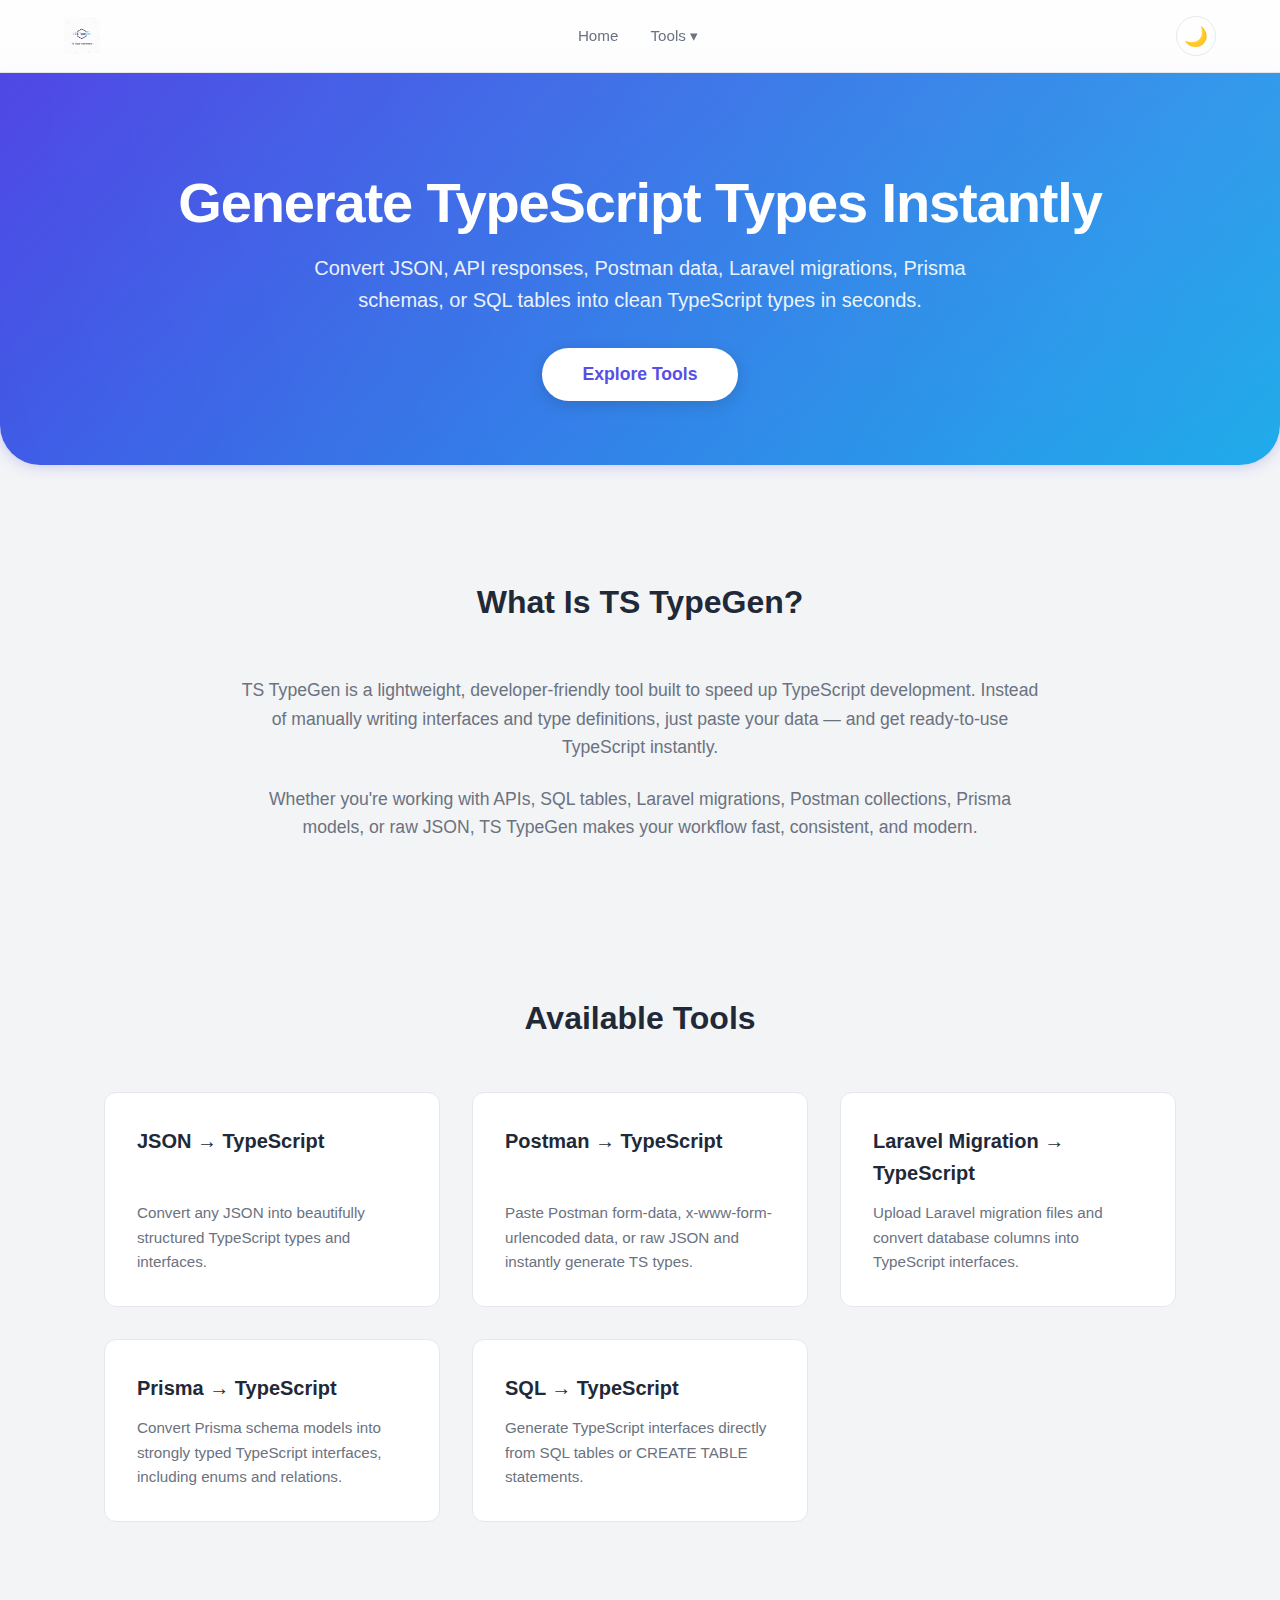
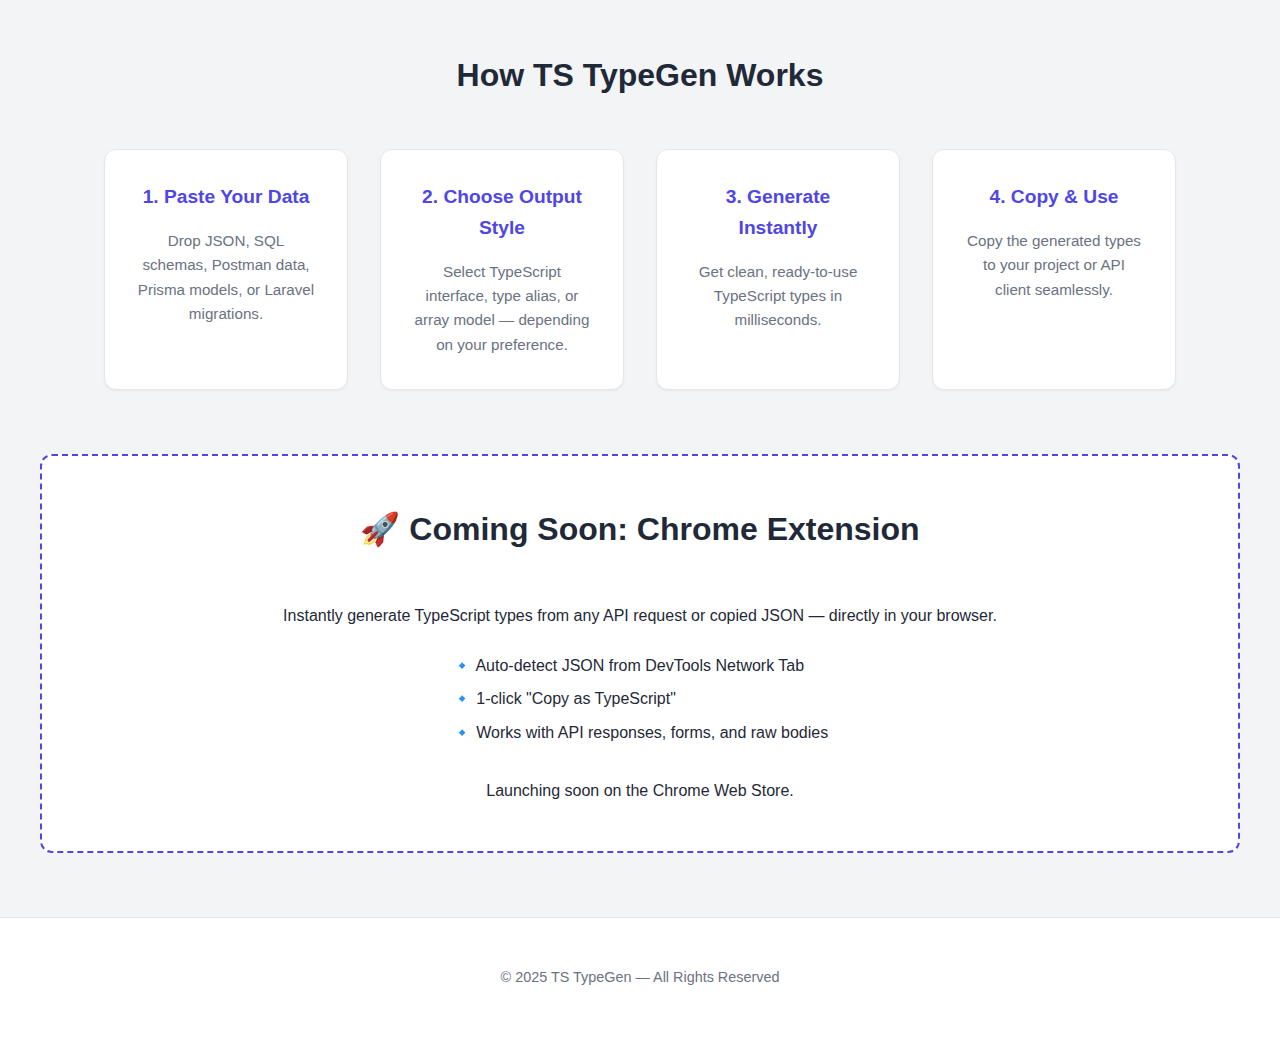
<file: index.html>
<!DOCTYPE html>
<html lang="en">
  <head>
    <meta charset="UTF-8" />
    <meta name="viewport" content="width=device-width, initial-scale=1.0" />
    <title>TS TypeGen — TypeScript Type Generator</title>
    <link rel="stylesheet" href="./styles/style.css" />
  </head>

  <body>
    <!-- NAVIGATION -->
    <nav>
      <div class="logo">
        <a href="./index.html">
          <img src="./logo.png" alt="TS TypeGen Logo" />
        </a>
      </div>

      <button class="hamburger" id="hamburger">☰</button>

      <ul class="nav-links" id="navLinks">
        <li><a href="./index.html">Home</a></li>

        <li class="dropdown">
          <a href="javascript:void(0)" class="dropbtn">Tools ▾</a>
          <ul class="dropdown-content">
            <li><a href="./migration.html">Migration → TS</a></li>
            <li><a href="./postman.html">Postman → TS</a></li>
            <li><a href="./json.html">JSON → TS</a></li>
            <li><a href="./prisma.html">Prisma → TS</a></li>
            <li><a href="./sql.html">SQL → TS</a></li>
          </ul>
        </li>
      </ul>

      <button id="themeToggle" class="theme-toggle">🌙</button>
    </nav>

    <!-- HEADER -->
    <header class="header">
      <h1>Generate TypeScript Types Instantly</h1>
      <p>
        Convert JSON, API responses, Postman data, Laravel migrations, Prisma
        schemas, or SQL tables into clean TypeScript types in seconds.
      </p>
      <a href="#tools"><button>Explore Tools</button></a>
    </header>

    <!-- ABOUT SECTION -->
    <section class="about">
      <h2>What Is TS TypeGen?</h2>
      <p>
        TS TypeGen is a lightweight, developer-friendly tool built to speed up
        TypeScript development. Instead of manually writing interfaces and type
        definitions, just paste your data — and get ready-to-use TypeScript
        instantly.
      </p>
      <p>
        Whether you're working with APIs, SQL tables, Laravel migrations,
        Postman collections, Prisma models, or raw JSON, TS TypeGen makes your
        workflow fast, consistent, and modern.
      </p>
    </section>

    <!-- TOOLS SECTION -->
    <section class="tools" id="tools">
      <h2>Available Tools</h2>
      <div class="tool-list">
        <a href="./json.html" class="tool">
          <h3>JSON → TypeScript</h3>
          <p>
            Convert any JSON into beautifully structured TypeScript types and
            interfaces.
          </p>
        </a>

        <a href="./postman.html" class="tool">
          <h3>Postman → TypeScript</h3>
          <p>
            Paste Postman form-data, x-www-form-urlencoded data, or raw JSON and
            instantly generate TS types.
          </p>
        </a>

        <a href="./migration.html" class="tool">
          <h3>Laravel Migration → TypeScript</h3>
          <p>
            Upload Laravel migration files and convert database columns into
            TypeScript interfaces.
          </p>
        </a>

        <a href="./prisma.html" class="tool">
          <h3>Prisma → TypeScript</h3>
          <p>
            Convert Prisma schema models into strongly typed TypeScript
            interfaces, including enums and relations.
          </p>
        </a>

        <a href="./sql.html" class="tool">
          <h3>SQL → TypeScript</h3>
          <p>
            Generate TypeScript interfaces directly from SQL tables or CREATE
            TABLE statements.
          </p>
        </a>
      </div>
    </section>

    <!-- HOW IT WORKS -->
    <section class="how">
      <h2>How TS TypeGen Works</h2>
      <div class="steps">
        <div class="step">
          <h3>1. Paste Your Data</h3>
          <p>
            Drop JSON, SQL schemas, Postman data, Prisma models, or Laravel
            migrations.
          </p>
        </div>
        <div class="step">
          <h3>2. Choose Output Style</h3>
          <p>
            Select TypeScript interface, type alias, or array model — depending
            on your preference.
          </p>
        </div>
        <div class="step">
          <h3>3. Generate Instantly</h3>
          <p>Get clean, ready-to-use TypeScript types in milliseconds.</p>
        </div>
        <div class="step">
          <h3>4. Copy & Use</h3>
          <p>
            Copy the generated types to your project or API client seamlessly.
          </p>
        </div>
      </div>
    </section>

    <!-- COMING SOON -->
    <section class="coming-soon">
      <h2>🚀 Coming Soon: Chrome Extension</h2>
      <p>
        Instantly generate TypeScript types from any API request or copied JSON
        — directly in your browser.
      </p>
      <ul>
        <li>🔹 Auto-detect JSON from DevTools Network Tab</li>
        <li>🔹 1-click "Copy as TypeScript"</li>
        <li>🔹 Works with API responses, forms, and raw bodies</li>
      </ul>
      <p>Launching soon on the Chrome Web Store.</p>
    </section>

    <!-- FOOTER -->
    <footer id="footer">
      <p>© 2025 TS TypeGen — All Rights Reserved</p>
    </footer>

    <script src="./js/main.js"></script>
  </body>
</html>
</file>
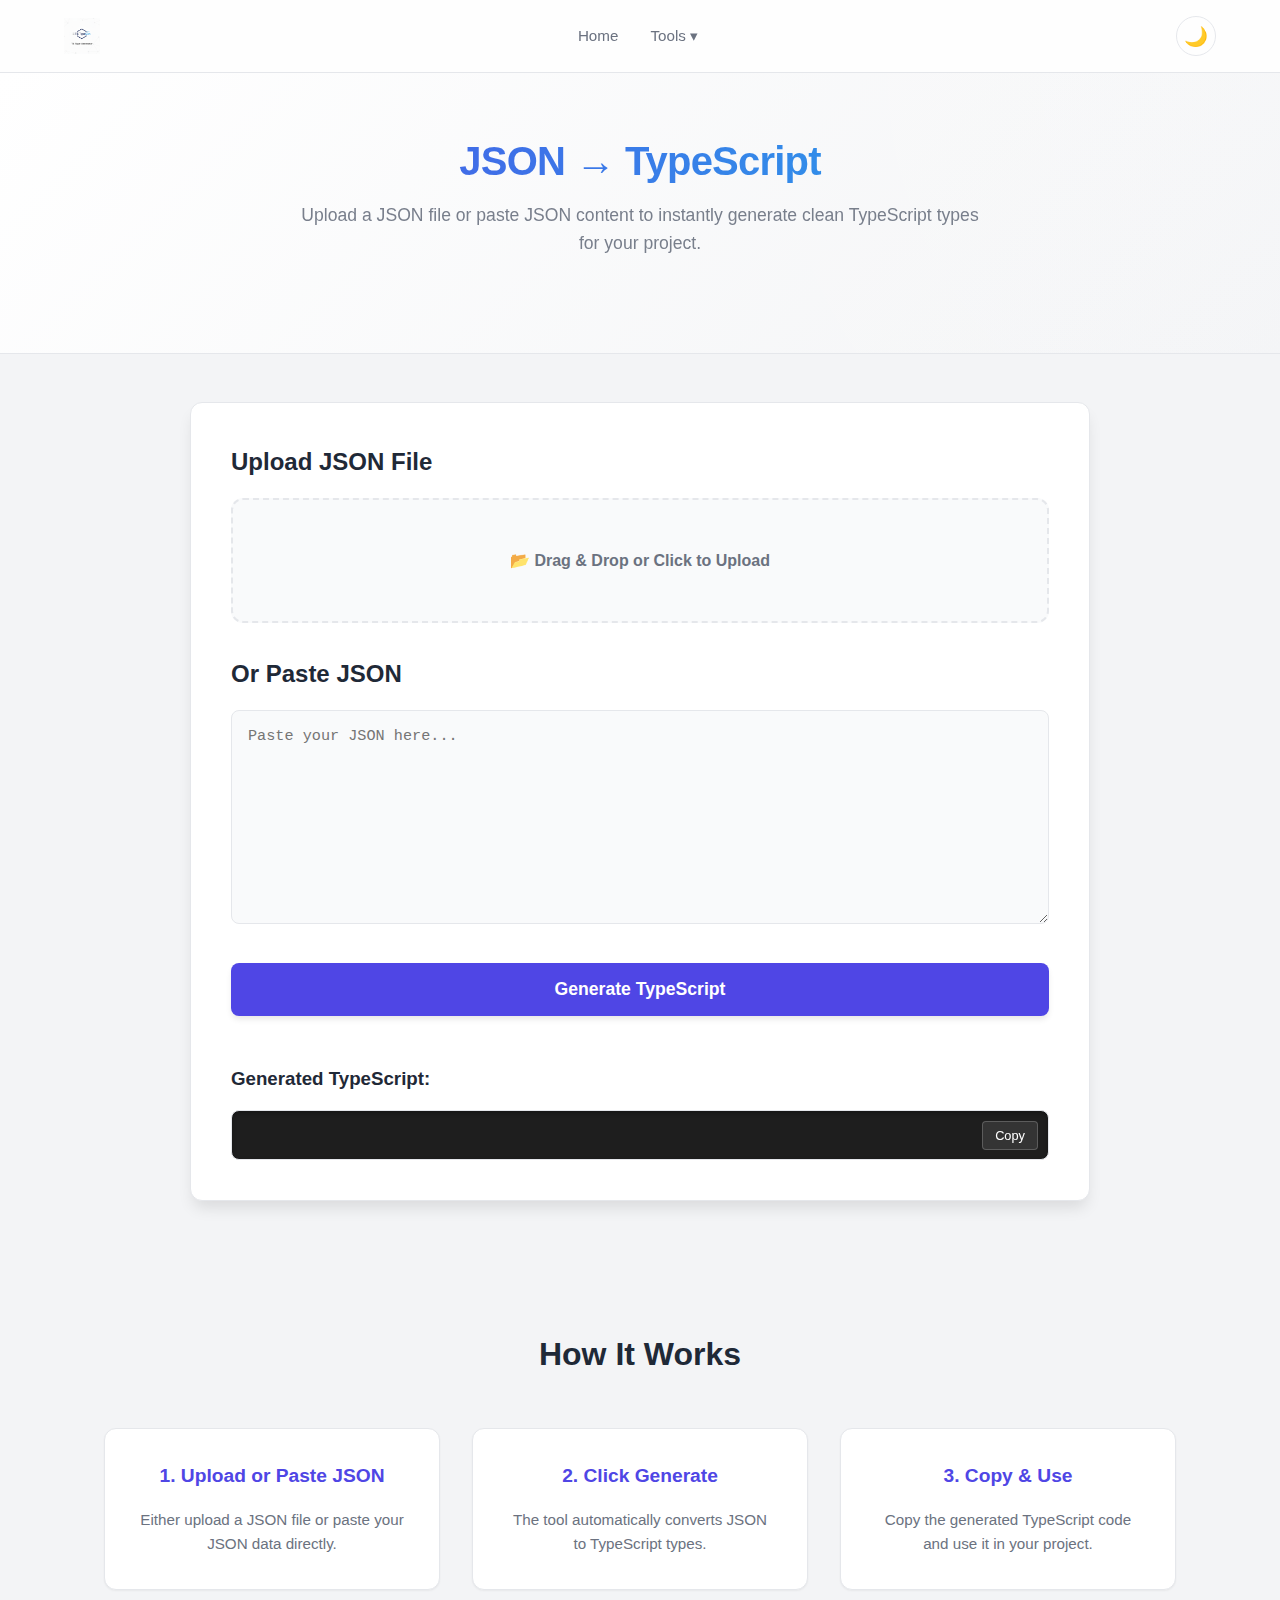
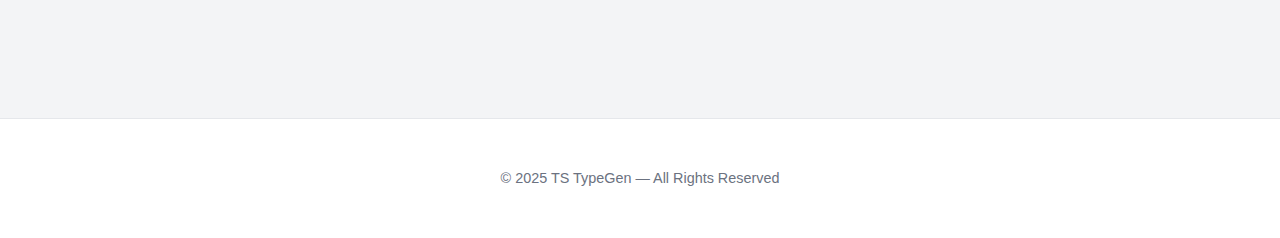
<file: json.html>
<!DOCTYPE html>
<html lang="en">
  <head>
    <meta charset="UTF-8" />
    <meta name="viewport" content="width=device-width, initial-scale=1.0" />
    <title>JSON → TypeScript Generator</title>
    <link rel="stylesheet" href="./styles/style.css" />
  </head>

  <body>
    <!-- NAVIGATION -->
    <nav>
      <div class="logo">
        <a href="./index.html">
          <img src="./logo.png" alt="TS TypeGen Logo" />
        </a>
      </div>

      <button class="hamburger" id="hamburger">☰</button>

      <ul class="nav-links" id="navLinks">
        <li><a href="./index.html">Home</a></li>

        <li class="dropdown">
          <a href="javascript:void(0)" class="dropbtn">Tools ▾</a>
          <ul class="dropdown-content">
            <li><a href="./migration.html">Migration → TS</a></li>
            <li><a href="./postman.html">Postman → TS</a></li>
            <li><a href="./sql.html">SQL → TS</a></li>
            <li><a href="./prisma.html">Prisma → TS</a></li>
            <li><a href="./json.html">JSON → TS</a></li>
          </ul>
        </li>
      </ul>

      <button id="themeToggle" class="theme-toggle">🌙</button>
    </nav>

    <!-- HEADER -->
    <header class="header small-header">
      <h1>JSON → TypeScript</h1>
      <p>
        Upload a JSON file or paste JSON content to instantly generate clean
        TypeScript types for your project.
      </p>
    </header>

    <!-- TOOL CONTAINER -->
    <section class="tool-wrapper">
      <div class="tool-card">
        <h2>Upload JSON File</h2>
        <div class="upload-box">
          <input type="file" id="fileInput" accept=".json" />
        </div>

        <h2>Or Paste JSON</h2>
        <textarea
          id="jsonInput"
          placeholder="Paste your JSON here..."
          rows="10"
        ></textarea>

        <button id="generateBtn" class="generate-btn">
          Generate TypeScript
        </button>

        <h3 class="output-title">Generated TypeScript:</h3>
        <div class="output-container" id="tsOutputContainer">
          <button class="copy-btn" id="copyBtn">Copy</button>
          <pre id="tsOutput"></pre>
        </div>
      </div>
    </section>

    <!-- HOW IT WORKS -->
    <section class="how">
      <h2>How It Works</h2>
      <div class="steps">
        <div class="step">
          <h3>1. Upload or Paste JSON</h3>
          <p>Either upload a JSON file or paste your JSON data directly.</p>
        </div>
        <div class="step">
          <h3>2. Click Generate</h3>
          <p>The tool automatically converts JSON to TypeScript types.</p>
        </div>
        <div class="step">
          <h3>3. Copy & Use</h3>
          <p>Copy the generated TypeScript code and use it in your project.</p>
        </div>
      </div>
    </section>

    <!-- FOOTER -->
    <footer id="footer">
      <p>© 2025 TS TypeGen — All Rights Reserved</p>
    </footer>

    <!-- SCRIPTS -->
    <script src="./js/main.js"></script>
    <script src="./js/json.js"></script>
  </body>
</html>
</file>
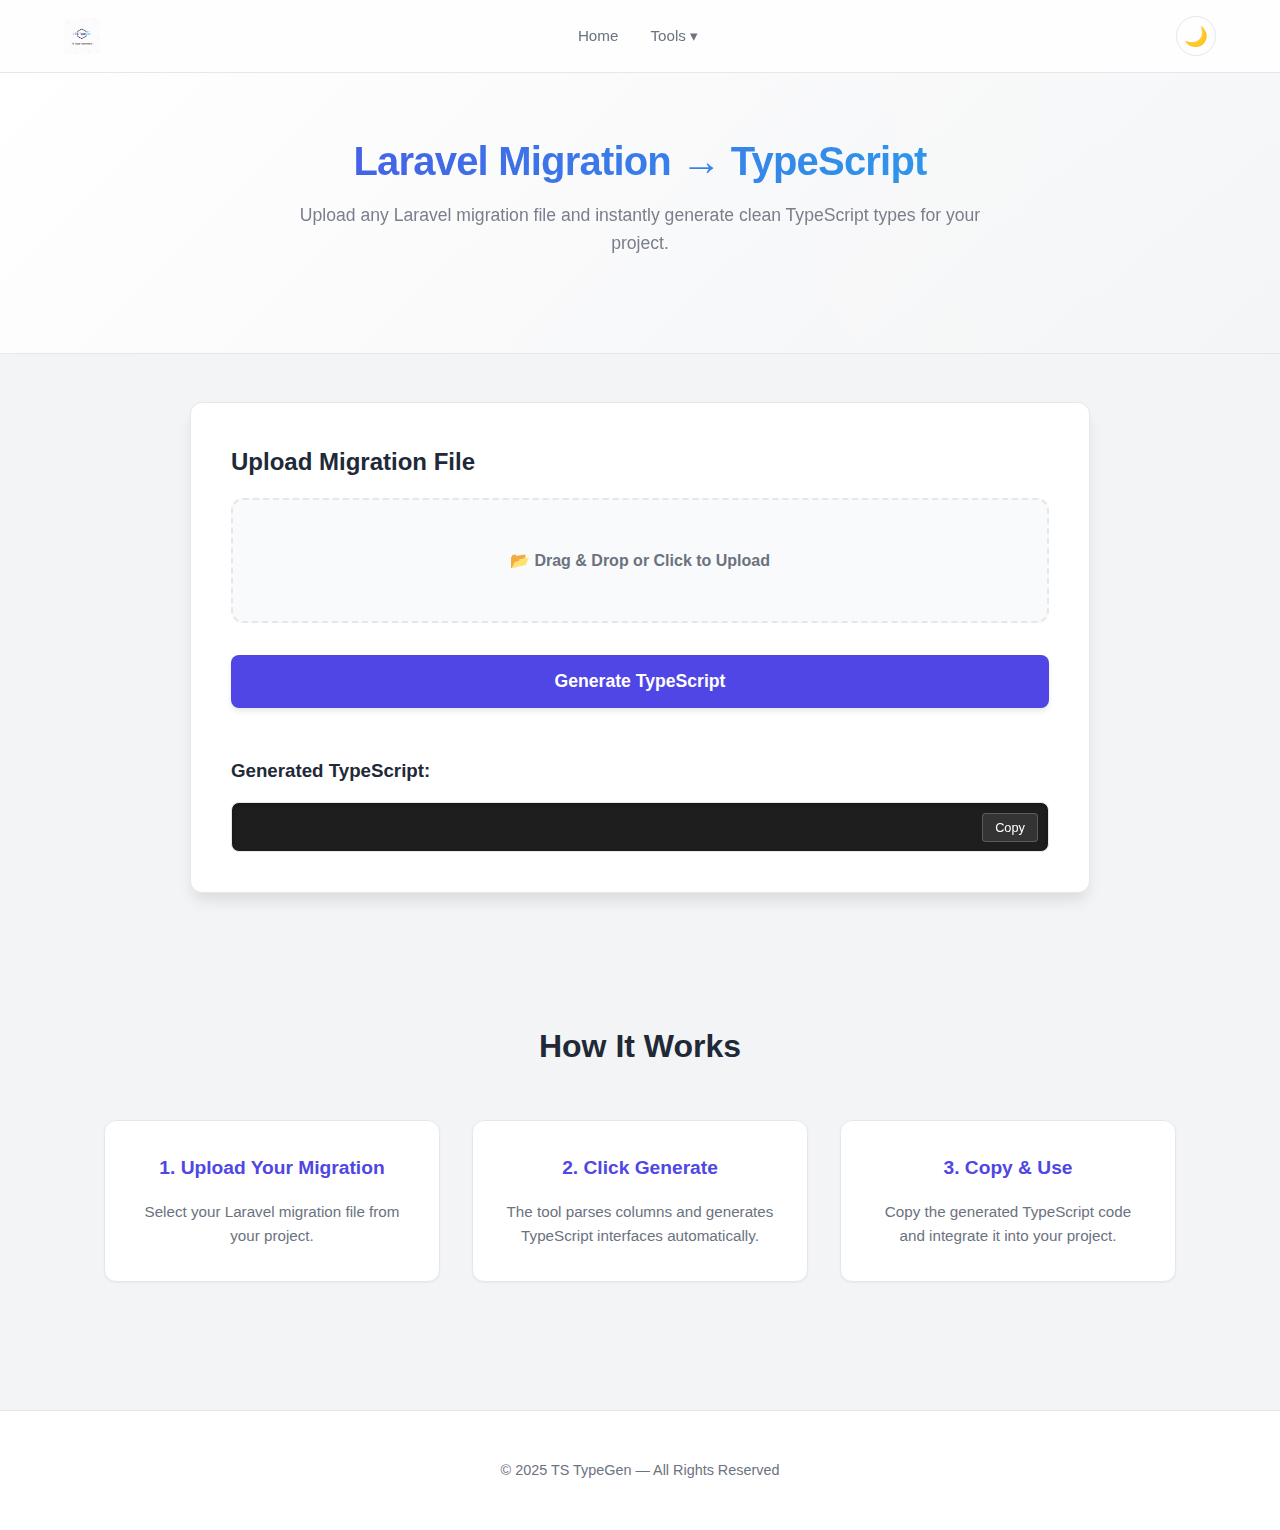
<file: migration.html>
<!DOCTYPE html>
<html lang="en">
  <head>
    <meta charset="UTF-8" />
    <meta name="viewport" content="width=device-width, initial-scale=1.0" />
    <title>Laravel Migration → TypeScript Generator</title>
    <link rel="stylesheet" href="./styles/style.css" />
  </head>

  <body>
    <!-- NAVIGATION -->
    <nav>
      <div class="logo">
        <a href="./index.html">
          <img src="./logo.png" alt="TS TypeGen Logo" />
        </a>
      </div>

      <button class="hamburger" id="hamburger">☰</button>

      <ul class="nav-links" id="navLinks">
        <li><a href="./index.html">Home</a></li>

        <li class="dropdown">
          <a href="javascript:void(0)" class="dropbtn">Tools ▾</a>
          <ul class="dropdown-content">
            <li><a href="./migration.html">Migration → TS</a></li>
            <li><a href="./postman.html">Postman → TS</a></li>
            <li><a href="./sql.html">SQL → TS</a></li>
            <li><a href="./prisma.html">Prisma → TS</a></li>
            <li><a href="./json.html">JSON → TS</a></li>
          </ul>
        </li>
      </ul>

      <button id="themeToggle" class="theme-toggle">🌙</button>
    </nav>

    <!-- HEADER -->
    <header class="header small-header">
      <h1>Laravel Migration → TypeScript</h1>
      <p>
        Upload any Laravel migration file and instantly generate clean
        TypeScript types for your project.
      </p>
    </header>

    <!-- TOOL CONTAINER -->
    <section class="tool-wrapper">
      <div class="tool-card">
        <h2>Upload Migration File</h2>
        <div class="upload-box">
          <input type="file" id="fileInput" accept=".php" />
        </div>

        <button id="generateBtn" class="generate-btn">
          Generate TypeScript
        </button>

        <h3 class="output-title">Generated TypeScript:</h3>
        <div class="output-container" id="tsOutputContainer">
          <button class="copy-btn" id="copyBtn">Copy</button>
          <pre id="tsOutput"></pre>
        </div>
      </div>
    </section>

    <!-- HOW IT WORKS -->
    <section class="how">
      <h2>How It Works</h2>
      <div class="steps">
        <div class="step">
          <h3>1. Upload Your Migration</h3>
          <p>Select your Laravel migration file from your project.</p>
        </div>
        <div class="step">
          <h3>2. Click Generate</h3>
          <p>
            The tool parses columns and generates TypeScript interfaces
            automatically.
          </p>
        </div>
        <div class="step">
          <h3>3. Copy & Use</h3>
          <p>
            Copy the generated TypeScript code and integrate it into your
            project.
          </p>
        </div>
      </div>
    </section>

    <!-- FOOTER -->
    <footer id="footer">
      <p>© 2025 TS TypeGen — All Rights Reserved</p>
    </footer>

    <!-- SCRIPTS -->
    <script src="./js/main.js"></script>
    <script src="./js/migration.js"></script>
  </body>
</html>
</file>
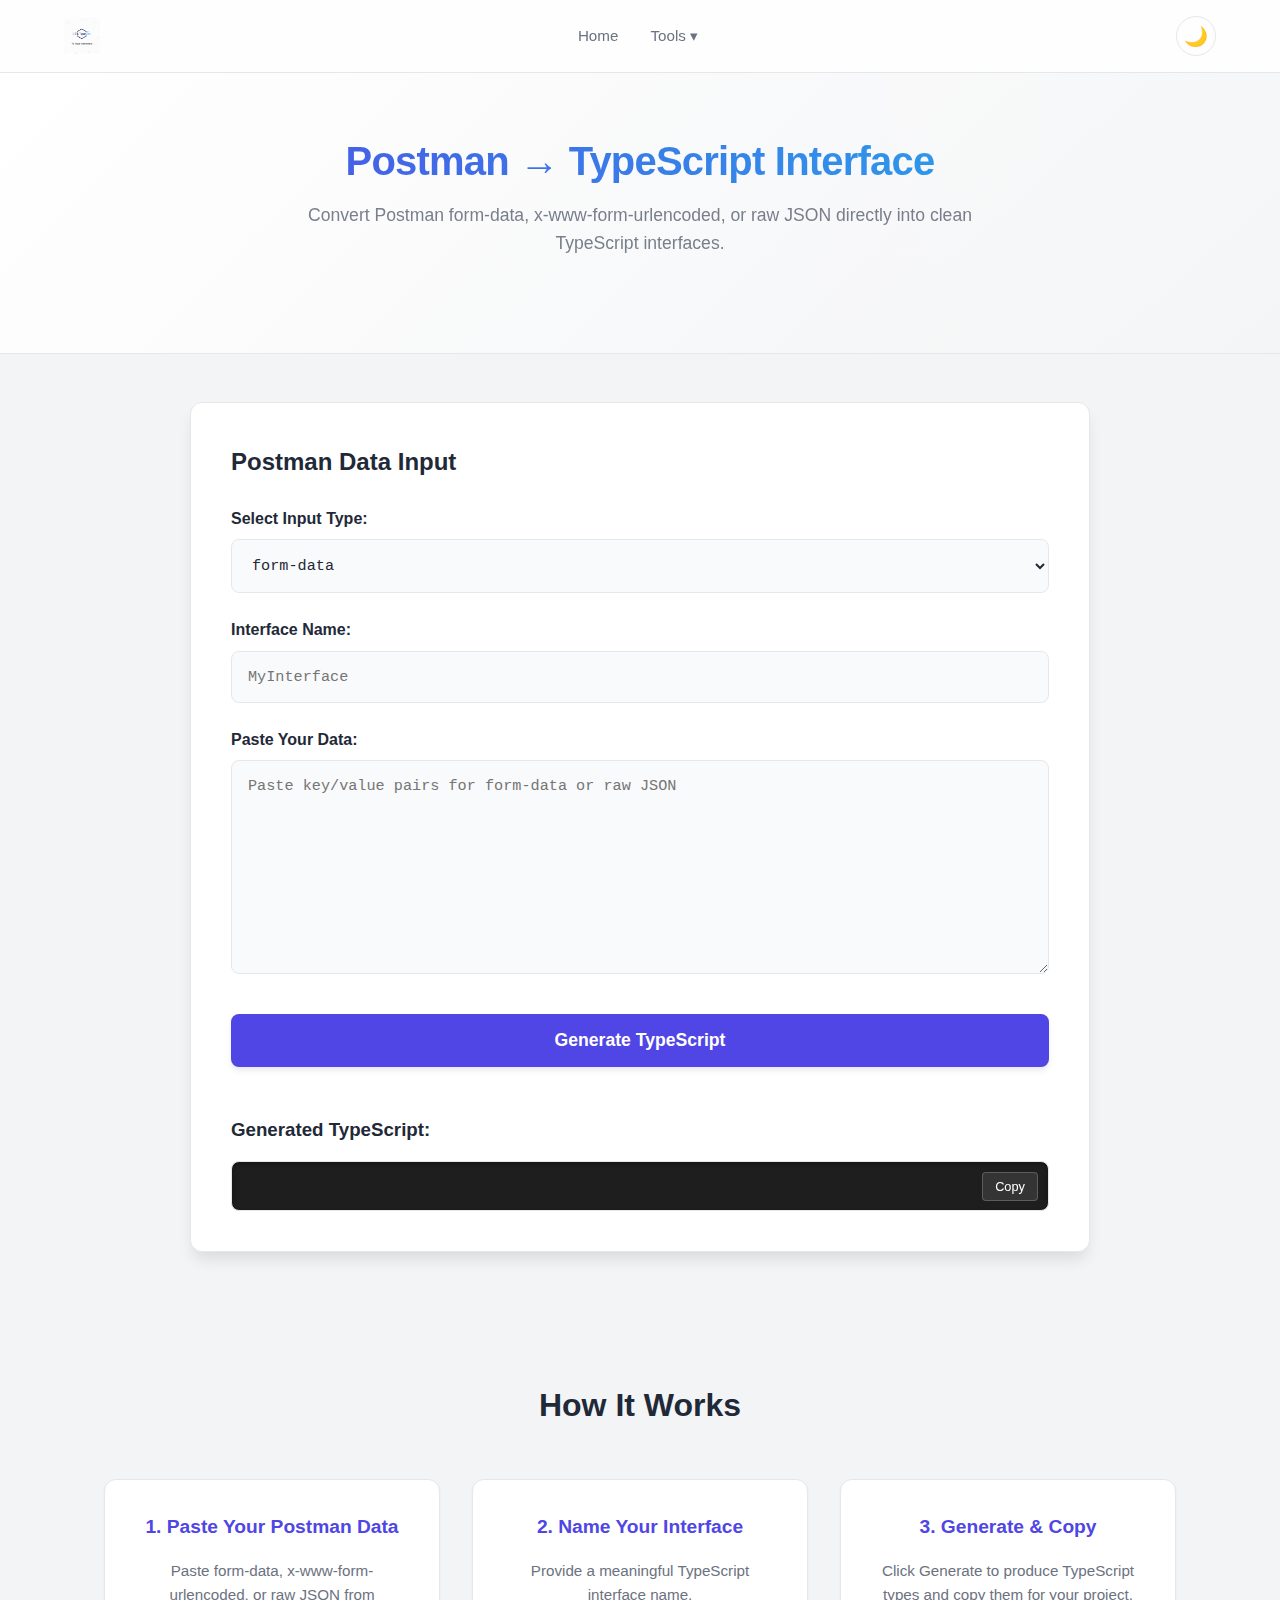
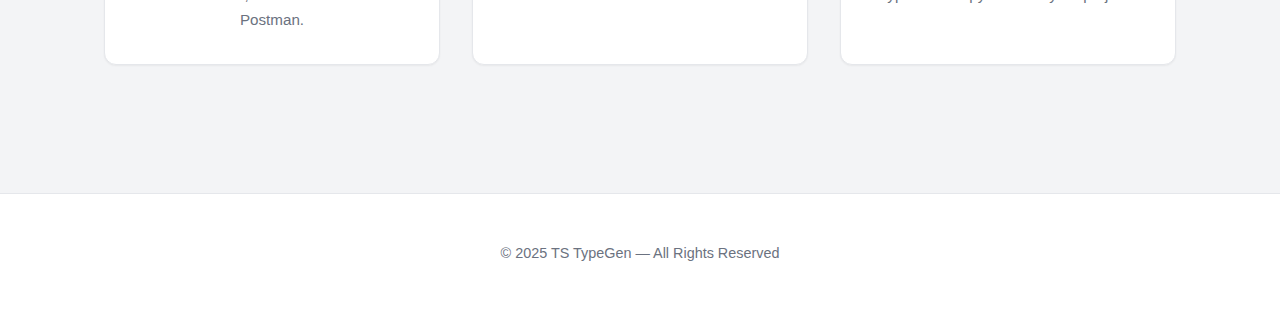
<file: postman.html>
<!DOCTYPE html>
<html lang="en">
  <head>
    <meta charset="UTF-8" />
    <meta name="viewport" content="width=device-width, initial-scale=1.0" />
    <title>Postman → TypeScript Generator</title>
    <link rel="stylesheet" href="./styles/style.css" />
  </head>

  <body>
    <!-- NAVIGATION -->
    <nav>
      <div class="logo">
        <a href="./index.html">
          <img src="./logo.png" alt="TS TypeGen Logo" />
        </a>
      </div>

      <button class="hamburger" id="hamburger">☰</button>

      <ul class="nav-links" id="navLinks">
        <li><a href="./index.html">Home</a></li>

        <li class="dropdown">
          <a href="javascript:void(0)" class="dropbtn">Tools ▾</a>
          <ul class="dropdown-content">
            <li><a href="./migration.html">Migration → TS</a></li>
            <li><a href="./postman.html">Postman → TS</a></li>
            <li><a href="./sql.html">SQL → TS</a></li>
            <li><a href="./prisma.html">Prisma → TS</a></li>
            <li><a href="./json.html">JSON → TS</a></li>
          </ul>
        </li>
      </ul>

      <button id="themeToggle" class="theme-toggle">🌙</button>
    </nav>

    <!-- HEADER -->
    <header class="header small-header">
      <h1>Postman → TypeScript Interface</h1>
      <p>
        Convert Postman form-data, x-www-form-urlencoded, or raw JSON directly
        into clean TypeScript interfaces.
      </p>
    </header>

    <!-- TOOL CONTAINER -->
    <section class="tool-wrapper">
      <div class="tool-card">
        <h2>Postman Data Input</h2>

        <label for="contentType">Select Input Type:</label>
        <select id="contentType">
          <option value="form-data">form-data</option>
          <option value="x-www-form-urlencoded">x-www-form-urlencoded</option>
          <option value="raw">raw JSON</option>
        </select>

        <label for="interfaceName">Interface Name:</label>
        <input type="text" id="interfaceName" placeholder="MyInterface" />

        <label for="postmanData">Paste Your Data:</label>
        <textarea
          id="postmanData"
          rows="10"
          placeholder="Paste key/value pairs for form-data or raw JSON"
        ></textarea>

        <button id="generateBtn" class="generate-btn">
          Generate TypeScript
        </button>

        <h3 class="output-title">Generated TypeScript:</h3>
        <div class="output-container" id="tsOutputContainer">
          <button class="copy-btn" id="copyBtn">Copy</button>
          <pre id="tsOutput"></pre>
        </div>
      </div>
    </section>

    <!-- HOW IT WORKS -->
    <section class="how">
      <h2>How It Works</h2>
      <div class="steps">
        <div class="step">
          <h3>1. Paste Your Postman Data</h3>
          <p>
            Paste form-data, x-www-form-urlencoded, or raw JSON from Postman.
          </p>
        </div>
        <div class="step">
          <h3>2. Name Your Interface</h3>
          <p>Provide a meaningful TypeScript interface name.</p>
        </div>
        <div class="step">
          <h3>3. Generate & Copy</h3>
          <p>
            Click Generate to produce TypeScript types and copy them for your
            project.
          </p>
        </div>
      </div>
    </section>

    <!-- FOOTER -->
    <footer id="footer">
      <p>© 2025 TS TypeGen — All Rights Reserved</p>
    </footer>

    <!-- SCRIPTS -->
    <script src="./js/main.js"></script>
    <script src="./js/postman.js"></script>
  </body>
</html>
</file>
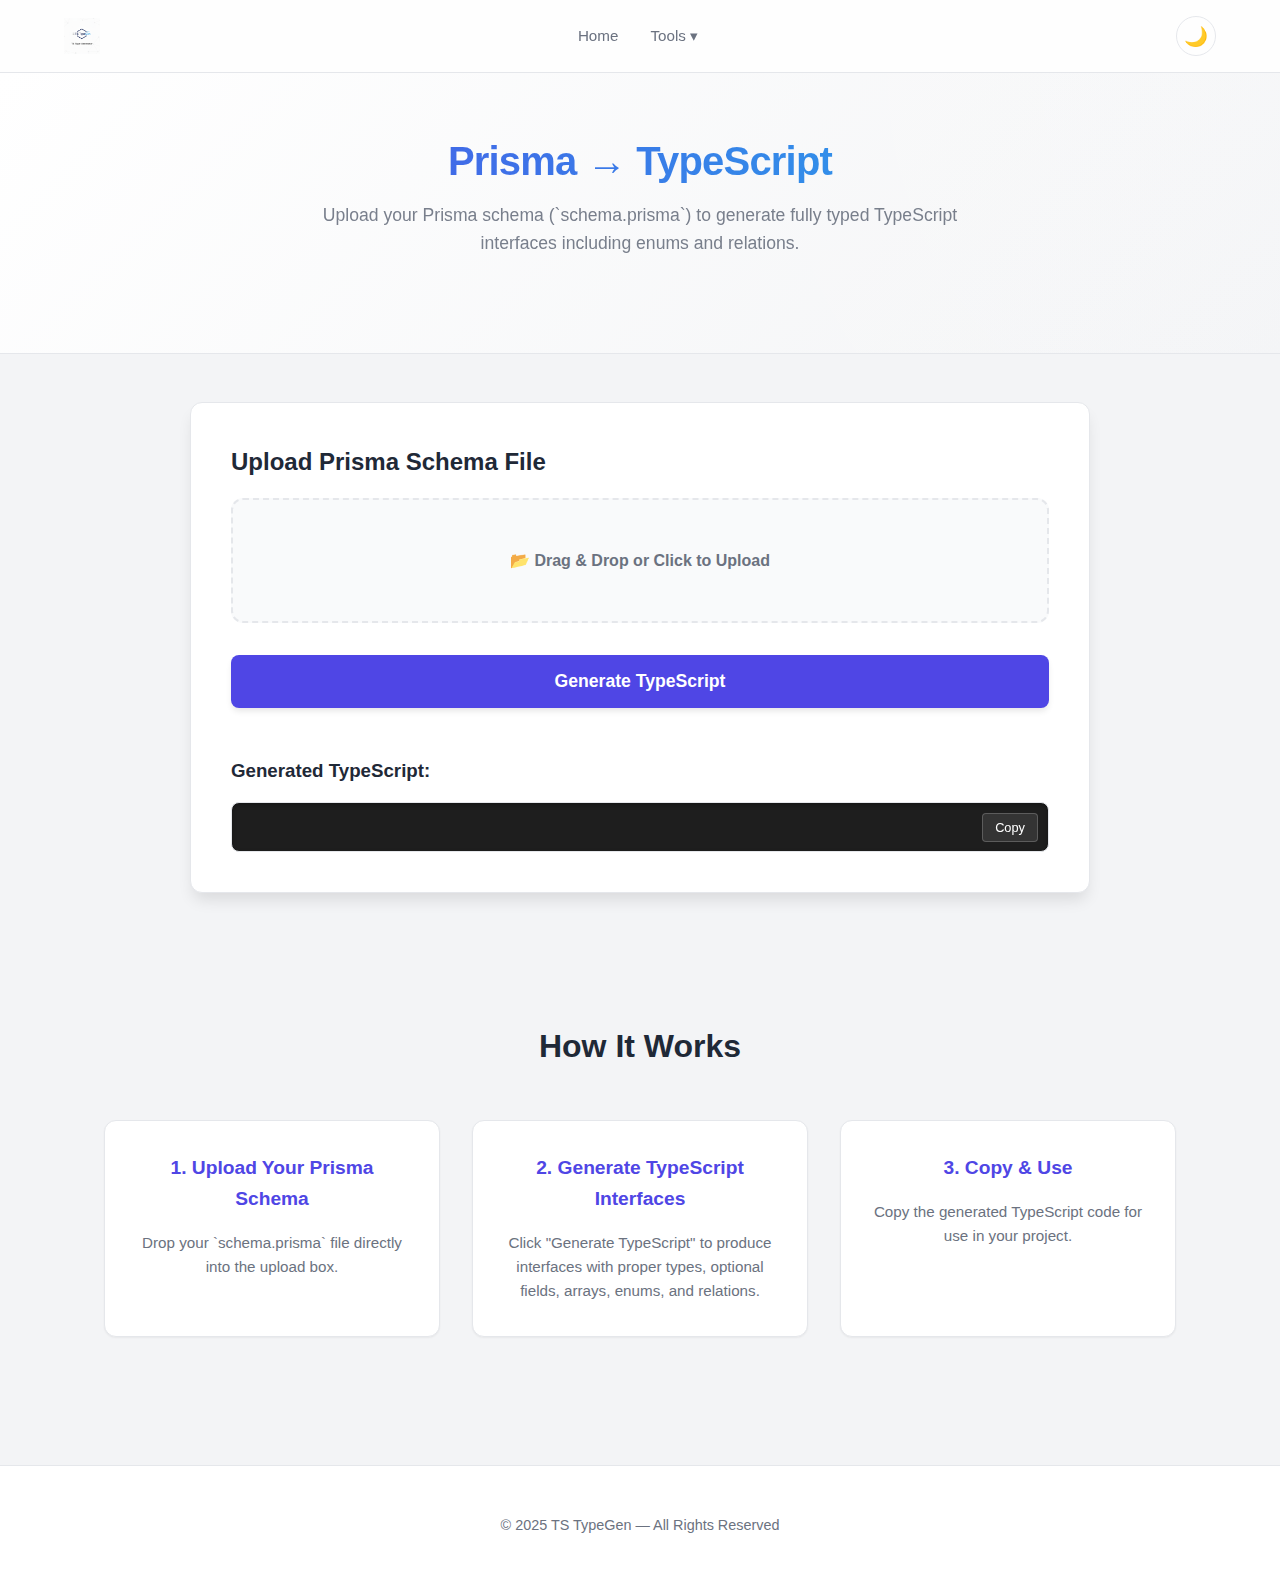
<file: prisma.html>
<!DOCTYPE html>
<html lang="en">
  <head>
    <meta charset="UTF-8" />
    <meta name="viewport" content="width=device-width, initial-scale=1.0" />
    <title>Prisma → TypeScript Generator</title>
    <link rel="stylesheet" href="./styles/style.css" />
  </head>

  <body>
    <!-- NAVIGATION -->
    <nav>
      <div class="logo">
        <a href="./index.html">
          <img src="./logo.png" alt="TS TypeGen Logo" />
        </a>
      </div>

      <button class="hamburger" id="hamburger">☰</button>

      <ul class="nav-links" id="navLinks">
        <li><a href="./index.html">Home</a></li>

        <li class="dropdown">
          <a href="javascript:void(0)" class="dropbtn">Tools ▾</a>
          <ul class="dropdown-content">
            <li><a href="./migration.html">Migration → TS</a></li>
            <li><a href="./postman.html">Postman → TS</a></li>
            <li><a href="./json.html">JSON → TS</a></li>
            <li><a href="./prisma.html">Prisma → TS</a></li>
            <li><a href="./sql.html">SQL → TS</a></li>
          </ul>
        </li>
      </ul>

      <button id="themeToggle" class="theme-toggle">🌙</button>
    </nav>

    <!-- HEADER -->
    <header class="header small-header">
      <h1>Prisma → TypeScript</h1>
      <p>
        Upload your Prisma schema (`schema.prisma`) to generate fully typed
        TypeScript interfaces including enums and relations.
      </p>
    </header>

    <!-- TOOL CONTAINER -->
    <section class="tool-wrapper">
      <div class="tool-card">
        <h2>Upload Prisma Schema File</h2>
        <div class="upload-box">
          <input type="file" id="fileInput" accept=".prisma" />
        </div>

        <button id="generateBtn" class="generate-btn">
          Generate TypeScript
        </button>

        <h3 class="output-title">Generated TypeScript:</h3>
        <div class="output-container" id="tsOutputContainer">
          <button class="copy-btn" id="copyBtn">Copy</button>
          <pre id="tsOutput"></pre>
        </div>
      </div>
    </section>

    <!-- HOW IT WORKS -->
    <section class="how">
      <h2>How It Works</h2>
      <div class="steps">
        <div class="step">
          <h3>1. Upload Your Prisma Schema</h3>
          <p>Drop your `schema.prisma` file directly into the upload box.</p>
        </div>
        <div class="step">
          <h3>2. Generate TypeScript Interfaces</h3>
          <p>
            Click "Generate TypeScript" to produce interfaces with proper types,
            optional fields, arrays, enums, and relations.
          </p>
        </div>
        <div class="step">
          <h3>3. Copy & Use</h3>
          <p>Copy the generated TypeScript code for use in your project.</p>
        </div>
      </div>
    </section>

    <!-- FOOTER -->
    <footer id="footer">
      <p>© 2025 TS TypeGen — All Rights Reserved</p>
    </footer>

    <!-- SCRIPTS -->
    <script src="./js/main.js"></script>
    <script src="./js/prisma.js"></script>
  </body>
</html>
</file>
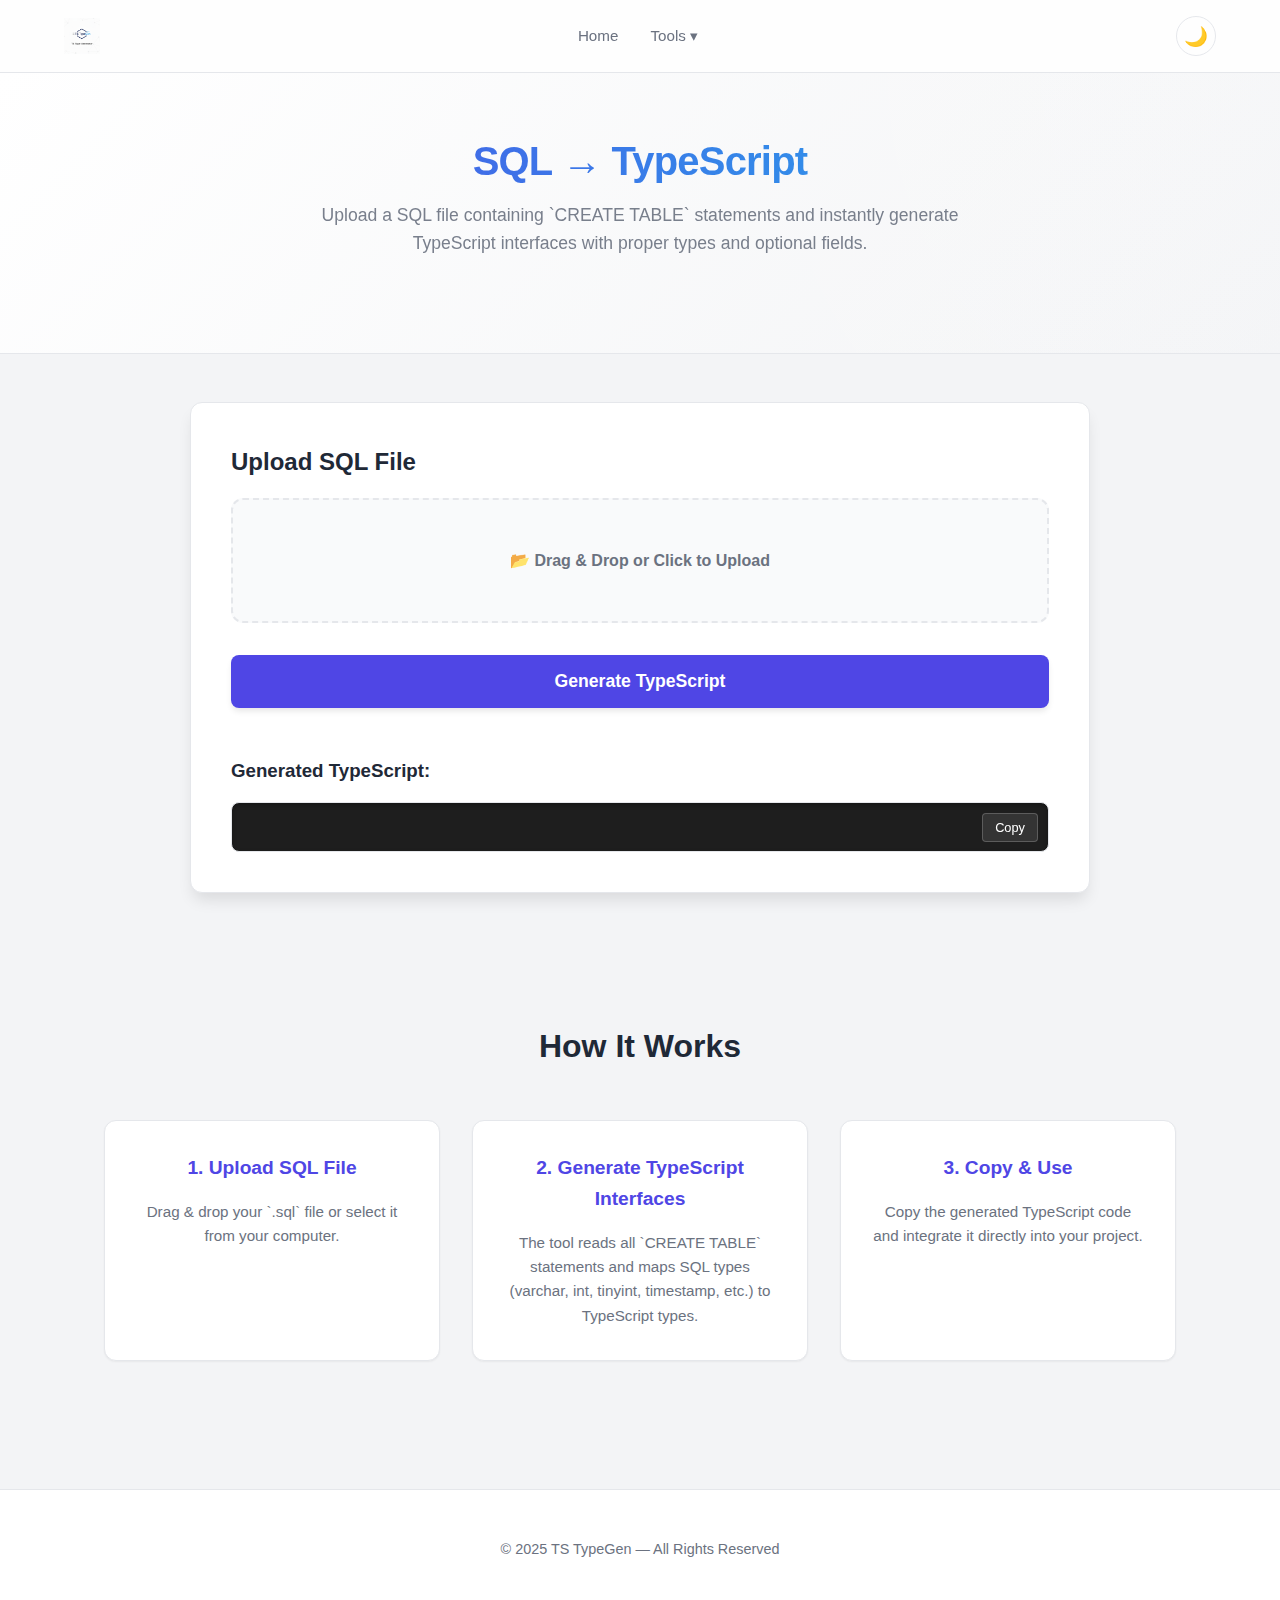
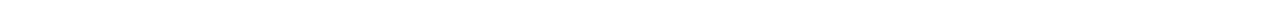
<file: sql.html>
<!DOCTYPE html>
<html lang="en">
  <head>
    <meta charset="UTF-8" />
    <meta name="viewport" content="width=device-width, initial-scale=1.0" />
    <title>SQL → TypeScript Generator</title>
    <link rel="stylesheet" href="./styles/style.css" />
  </head>

  <body>
    <!-- NAVIGATION -->
    <nav>
      <div class="logo">
        <a href="./index.html">
          <img src="./logo.png" alt="TS TypeGen Logo" />
        </a>
      </div>

      <button class="hamburger" id="hamburger">☰</button>

      <ul class="nav-links" id="navLinks">
        <li><a href="./index.html">Home</a></li>

        <li class="dropdown">
          <a href="javascript:void(0)" class="dropbtn">Tools ▾</a>
          <ul class="dropdown-content">
            <li><a href="./migration.html">Migration → TS</a></li>
            <li><a href="./postman.html">Postman → TS</a></li>
            <li><a href="./json.html">JSON → TS</a></li>
            <li><a href="./prisma.html">Prisma → TS</a></li>
            <li><a href="./sql.html">SQL → TS</a></li>
          </ul>
        </li>
      </ul>

      <button id="themeToggle" class="theme-toggle">🌙</button>
    </nav>

    <!-- HEADER -->
    <header class="header small-header">
      <h1>SQL → TypeScript</h1>
      <p>
        Upload a SQL file containing `CREATE TABLE` statements and instantly
        generate TypeScript interfaces with proper types and optional fields.
      </p>
    </header>

    <!-- TOOL CONTAINER -->
    <section class="tool-wrapper">
      <div class="tool-card">
        <h2>Upload SQL File</h2>
        <div class="upload-box">
          <input type="file" id="fileInput" accept=".sql" />
        </div>

        <button id="generateBtn" class="generate-btn">
          Generate TypeScript
        </button>

        <h3 class="output-title">Generated TypeScript:</h3>
        <div class="output-container" id="tsOutputContainer">
          <button class="copy-btn" id="copyBtn">Copy</button>
          <pre id="tsOutput"></pre>
        </div>
      </div>
    </section>

    <!-- HOW IT WORKS -->
    <section class="how">
      <h2>How It Works</h2>
      <div class="steps">
        <div class="step">
          <h3>1. Upload SQL File</h3>
          <p>Drag & drop your `.sql` file or select it from your computer.</p>
        </div>
        <div class="step">
          <h3>2. Generate TypeScript Interfaces</h3>
          <p>
            The tool reads all `CREATE TABLE` statements and maps SQL types
            (varchar, int, tinyint, timestamp, etc.) to TypeScript types.
          </p>
        </div>
        <div class="step">
          <h3>3. Copy & Use</h3>
          <p>
            Copy the generated TypeScript code and integrate it directly into
            your project.
          </p>
        </div>
      </div>
    </section>

    <!-- FOOTER -->
    <footer id="footer">
      <p>© 2025 TS TypeGen — All Rights Reserved</p>
    </footer>

    <!-- SCRIPTS -->
    <script src="./js/main.js"></script>
    <script src="./js/sql.js"></script>
  </body>
</html>
</file>
<file: styles/style.css>
/* =========================================================
   1. VARIABLES & THEME SETUP
========================================================= */
:root {
    /* Light Mode Palette */
    --bg-body: #f3f4f6;
    --bg-card: #ffffff;
    --bg-nav: rgba(255, 255, 255, 0.85);

    --text-main: #1f2937;
    --text-muted: #6b7280;
    --text-inverse: #ffffff;

    --primary: #4f46e5;
    /* Indigo */
    --primary-hover: #4338ca;
    --accent: #0ea5e9;
    /* Sky Blue */

    --border: #e5e7eb;
    --input-bg: #f9fafb;

    --shadow-sm: 0 1px 2px rgba(0, 0, 0, 0.05);
    --shadow-md: 0 4px 6px -1px rgba(0, 0, 0, 0.1);
    --shadow-lg: 0 10px 15px -3px rgba(0, 0, 0, 0.1);
    --shadow-glow: 0 0 15px rgba(79, 70, 229, 0.3);

    --code-bg: #1e1e1e;
    --code-text: #d4d4d4;

    --radius: 12px;
    --font-main: 'Poppins', sans-serif;
    --font-code: 'Fira Code', monospace;
}

[data-theme="dark"] {
    /* Dark Mode Palette */
    --bg-body: #0f172a;
    --bg-card: #1e293b;
    --bg-nav: rgba(15, 23, 42, 0.85);

    --text-main: #f3f4f6;
    --text-muted: #9ca3af;
    --text-inverse: #ffffff;

    --primary: #6366f1;
    /* Lighter Indigo */
    --primary-hover: #818cf8;
    --accent: #38bdf8;

    --border: #334155;
    --input-bg: #0f172a;

    --shadow-sm: 0 1px 2px rgba(0, 0, 0, 0.5);
    --shadow-md: 0 4px 6px -1px rgba(0, 0, 0, 0.5);
    --shadow-lg: 0 10px 15px -3px rgba(0, 0, 0, 0.5);
    --shadow-glow: 0 0 20px rgba(99, 102, 241, 0.4);
}

/* =========================================================
   2. GLOBAL RESET
========================================================= */
* {
    margin: 0;
    padding: 0;
    box-sizing: border-box;
    -webkit-tap-highlight-color: transparent;
}

html {
    scroll-behavior: smooth;
}

body {
    background: var(--bg-body);
    color: var(--text-main);
    font-family: var(--font-main);
    line-height: 1.6;
    transition: background 0.3s ease, color 0.3s ease;
    overflow-x: hidden;
}

a {
    text-decoration: none;
    color: inherit;
}

ul {
    list-style: none;
}

/* =========================================================
   3. NAVBAR
========================================================= */
nav {
    position: sticky;
    top: 0;
    z-index: 1000;
    display: flex;
    justify-content: space-between;
    align-items: center;
    padding: 1rem 5%;
    background: var(--bg-nav);
    backdrop-filter: blur(12px);
    -webkit-backdrop-filter: blur(12px);
    border-bottom: 1px solid var(--border);
    transition: all 0.3s ease;
}

nav .logo img {
    height: 36px;
    display: block;
    transition: transform 0.2s;
}

nav .logo img:hover {
    transform: scale(1.05);
}

.nav-links {
    display: flex;
    gap: 2rem;
    align-items: center;
}

.nav-links li a {
    font-weight: 500;
    font-size: 0.95rem;
    color: var(--text-muted);
    transition: color 0.2s ease;
}

.nav-links li a:hover,
.nav-links li a.active {
    color: var(--primary);
}

/* Dropdown */
.dropdown {
    position: relative;
}

.dropbtn {
    cursor: pointer;
    display: flex;
    align-items: center;
    gap: 4px;
}

.dropdown-content {
    opacity: 0;
    visibility: hidden;
    position: absolute;
    top: 150%;
    left: 50%;
    transform: translateX(-50%) translateY(10px);
    background: var(--bg-card);
    min-width: 200px;
    border: 1px solid var(--border);
    border-radius: var(--radius);
    box-shadow: var(--shadow-lg);
    padding: 0.5rem;
    transition: all 0.25s cubic-bezier(0.4, 0, 0.2, 1);
    z-index: 1001;
}

.dropdown:hover .dropdown-content {
    opacity: 1;
    visibility: visible;
    top: 100%;
    transform: translateX(-50%) translateY(10px);
}

.dropdown-content li a {
    display: block;
    padding: 10px 15px;
    border-radius: 6px;
    color: var(--text-main);
    font-size: 0.9rem;
}

.dropdown-content li a:hover {
    background: var(--primary);
    color: var(--text-inverse);
}

/* Theme Toggle */
.theme-toggle {
    background: transparent;
    border: 1px solid var(--border);
    color: var(--text-main);
    padding: 8px;
    border-radius: 50%;
    cursor: pointer;
    font-size: 1.2rem;
    transition: all 0.2s ease;
    display: flex;
    align-items: center;
    justify-content: center;
    width: 40px;
    height: 40px;
}

.theme-toggle:hover {
    background: var(--bg-card);
    box-shadow: var(--shadow-sm);
    color: var(--primary);
    border-color: var(--primary);
}

/* Hamburger */
.hamburger {
    display: none;
    background: none;
    border: none;
    font-size: 1.8rem;
    color: var(--text-main);
    cursor: pointer;
}

/* =========================================================
   4. HEADER (HERO)
========================================================= */
.header {
    text-align: center;
    padding: 6rem 5% 4rem;
    background: linear-gradient(135deg, var(--primary) 0%, var(--accent) 100%);
    color: white;
    border-radius: 0 0 40px 40px;
    box-shadow: var(--shadow-glow);
    margin-bottom: 3rem;
    position: relative;
    overflow: hidden;
}

.header::before {
    content: '';
    position: absolute;
    top: 0;
    left: 0;
    right: 0;
    bottom: 0;
    background: radial-gradient(circle at top right, rgba(255, 255, 255, 0.1), transparent);
    pointer-events: none;
}

.header h1 {
    font-size: 3.5rem;
    font-weight: 800;
    line-height: 1.2;
    margin-bottom: 1rem;
    letter-spacing: -0.02em;
}

.header p {
    font-size: 1.25rem;
    max-width: 700px;
    margin: 0 auto 2rem;
    opacity: 0.9;
}

.header button {
    background: white;
    color: var(--primary);
    font-weight: 700;
    padding: 1rem 2.5rem;
    border-radius: 50px;
    border: none;
    font-size: 1.1rem;
    cursor: pointer;
    transition: transform 0.2s, box-shadow 0.2s;
    box-shadow: 0 4px 15px rgba(0, 0, 0, 0.15);
}

.header button:hover {
    transform: translateY(-3px);
    box-shadow: 0 8px 25px rgba(0, 0, 0, 0.2);
}

.small-header {
    padding: 4rem 5%;
    border-radius: 0;
    background: linear-gradient(135deg, var(--bg-card) 0%, var(--bg-body) 100%);
    border-bottom: 1px solid var(--border);
    box-shadow: none;
    color: var(--text-main);
}

.small-header h1 {
    font-size: 2.5rem;
    color: var(--text-main);
    background: linear-gradient(to right, var(--primary), var(--accent));
    -webkit-background-clip: text;
    -webkit-text-fill-color: transparent;
}

.small-header p {
    color: var(--text-muted);
    font-size: 1.1rem;
}

/* =========================================================
   5. SECTIONS (General)
========================================================= */
section {
    padding: 4rem 5%;
    max-width: 1200px;
    margin: 0 auto;
}

section h2 {
    font-size: 2rem;
    text-align: center;
    margin-bottom: 3rem;
    color: var(--text-main);
}

/* About */
.about p {
    text-align: center;
    font-size: 1.1rem;
    color: var(--text-muted);
    max-width: 800px;
    margin: 0 auto 1.5rem;
}

/* =========================================================
   6. TOOLS GRID
========================================================= */
.tool-list {
    display: grid;
    grid-template-columns: repeat(auto-fit, minmax(280px, 1fr));
    gap: 2rem;
}

.tool {
    background: var(--bg-card);
    border: 1px solid var(--border);
    padding: 2rem;
    border-radius: var(--radius);
    transition: all 0.3s ease;
    display: flex;
    flex-direction: column;
    justify-content: space-between;
    position: relative;
    overflow: hidden;
}

.tool::before {
    content: '';
    position: absolute;
    top: 0;
    left: 0;
    width: 4px;
    height: 100%;
    background: var(--primary);
    opacity: 0;
    transition: opacity 0.3s;
}

.tool:hover {
    transform: translateY(-5px);
    box-shadow: var(--shadow-lg);
    border-color: var(--primary);
}

.tool:hover::before {
    opacity: 1;
}

.tool h3 {
    font-size: 1.25rem;
    margin-bottom: 0.75rem;
    color: var(--text-main);
}

.tool p {
    color: var(--text-muted);
    font-size: 0.95rem;
}

/* =========================================================
   7. HOW IT WORKS
========================================================= */
.steps {
    display: grid;
    grid-template-columns: repeat(auto-fit, minmax(220px, 1fr));
    gap: 2rem;
}

.step {
    background: var(--bg-card);
    padding: 2rem;
    border-radius: var(--radius);
    text-align: center;
    border: 1px solid var(--border);
    box-shadow: var(--shadow-sm);
}

.step h3 {
    color: var(--primary);
    margin-bottom: 1rem;
    font-size: 1.2rem;
}

.step p {
    color: var(--text-muted);
    font-size: 0.95rem;
}

/* =========================================================
   8. COMING SOON
========================================================= */
.coming-soon {
    background: var(--bg-card);
    border: 2px dashed var(--primary);
    border-radius: var(--radius);
    padding: 3rem;
    text-align: center;
    position: relative;
}

.coming-soon ul {
    display: inline-block;
    text-align: left;
    margin: 1.5rem 0;
}

.coming-soon ul li {
    margin-bottom: 0.5rem;
    color: var(--text-main);
}

/* =========================================================
   9. TOOL WRAPPER & FORMS (The Core)
========================================================= */
.tool-wrapper {
    display: flex;
    justify-content: center;
    padding-top: 0;
    /* Header handles top spacing */
}

.tool-card {
    background: var(--bg-card);
    width: 100%;
    max-width: 900px;
    padding: 2.5rem;
    border-radius: var(--radius);
    box-shadow: var(--shadow-lg);
    border: 1px solid var(--border);
}

.tool-card h2 {
    font-size: 1.5rem;
    text-align: left;
    margin-bottom: 1rem;
    margin-top: 2rem;
}

.tool-card h2:first-child {
    margin-top: 0;
}

label {
    display: block;
    margin-bottom: 0.5rem;
    font-weight: 600;
    color: var(--text-main);
    margin-top: 1.5rem;
}

input[type="text"],
select,
textarea {
    width: 100%;
    padding: 1rem;
    border-radius: 8px;
    border: 1px solid var(--border);
    background: var(--input-bg);
    color: var(--text-main);
    font-family: var(--font-code);
    font-size: 0.95rem;
    transition: border 0.2s, box-shadow 0.2s;
}

textarea {
    min-height: 200px;
    resize: vertical;
}

input:focus,
select:focus,
textarea:focus {
    outline: none;
    border-color: var(--primary);
    box-shadow: 0 0 0 3px rgba(79, 70, 229, 0.1);
}

/* File Upload Box */
.upload-box {
    border: 2px dashed var(--border);
    border-radius: var(--radius);
    padding: 3rem 1rem;
    text-align: center;
    background: var(--input-bg);
    transition: all 0.2s;
    cursor: pointer;
    position: relative;
}

.upload-box:hover {
    border-color: var(--primary);
    background: rgba(79, 70, 229, 0.05);
}

.upload-box input[type="file"] {
    position: absolute;
    width: 100%;
    height: 100%;
    top: 0;
    left: 0;
    opacity: 0;
    cursor: pointer;
}

/* Styling the "Choose File" text fallback */
.upload-box::after {
    content: '📂 Drag & Drop or Click to Upload';
    display: block;
    font-weight: 600;
    color: var(--text-muted);
    pointer-events: none;
}

/* Generate Button */
.generate-btn {
    width: 100%;
    padding: 1rem;
    margin-top: 2rem;
    background: var(--primary);
    color: white;
    font-size: 1.1rem;
    font-weight: 600;
    border: none;
    border-radius: 8px;
    cursor: pointer;
    transition: background 0.2s, transform 0.1s;
    box-shadow: var(--shadow-md);
}

.generate-btn:hover {
    background: var(--primary-hover);
    transform: translateY(-2px);
}

.generate-btn:active {
    transform: translateY(0);
}

/* =========================================================
   10. OUTPUT CONTAINER (VS Code Style)
========================================================= */
.output-title {
    margin-top: 3rem;
    margin-bottom: 1rem;
    color: var(--text-main);
    font-weight: 700;
}

.output-container {
    background: var(--code-bg);
    border-radius: 8px;
    padding: 1.5rem;
    position: relative;
    border: 1px solid var(--border);
    box-shadow: inset 0 2px 4px rgba(0, 0, 0, 0.3);
    overflow: hidden;
}

/* Scrollbar within Code */
.output-container::-webkit-scrollbar {
    width: 10px;
    height: 10px;
}

.output-container::-webkit-scrollbar-track {
    background: #2a2a2a;
}

.output-container::-webkit-scrollbar-thumb {
    background: #444;
    border-radius: 5px;
}

.output-container pre {
    color: var(--code-text);
    font-family: var(--font-code);
    font-size: 0.9rem;
    white-space: pre-wrap;
    word-break: break-word;
    max-height: 500px;
    overflow-y: auto;
}

.copy-btn {
    position: absolute;
    top: 10px;
    right: 10px;
    background: rgba(255, 255, 255, 0.1);
    border: 1px solid rgba(255, 255, 255, 0.2);
    color: white;
    padding: 6px 12px;
    font-size: 0.8rem;
    border-radius: 4px;
    cursor: pointer;
    backdrop-filter: blur(4px);
    transition: all 0.2s;
}

.copy-btn:hover {
    background: var(--primary);
    border-color: var(--primary);
}

/* =========================================================
   11. FOOTER
========================================================= */
footer {
    text-align: center;
    padding: 3rem;
    background: var(--bg-card);
    border-top: 1px solid var(--border);
    color: var(--text-muted);
    font-size: 0.9rem;
    margin-top: 4rem;
}

/* =========================================================
   12. RESPONSIVE MEDIA QUERIES
========================================================= */
@media (max-width: 900px) {
    nav {
        padding: 1rem 5%;
    }

    .hamburger {
        display: block;
    }

    .nav-links {
        position: fixed;
        top: 70px;
        /* Adjust based on Nav height */
        left: 0;
        width: 100%;
        background: var(--bg-card);
        flex-direction: column;
        align-items: flex-start;
        padding: 2rem 5%;
        border-bottom: 1px solid var(--border);
        box-shadow: var(--shadow-lg);
        transform: translateY(-150%);
        transition: transform 0.3s ease-in-out;
        z-index: 999;
    }

    /* Class added via JS to show menu */
    .nav-links.show {
        transform: translateY(0);
    }

    .nav-links li {
        width: 100%;
        margin-bottom: 1rem;
    }

    .nav-links li a {
        display: block;
        font-size: 1.1rem;
        padding: 0.5rem 0;
    }

    /* Dropdown on Mobile */
    .dropdown-content {
        position: static;
        opacity: 1;
        visibility: visible;
        transform: none;
        box-shadow: none;
        background: transparent;
        border: none;
        padding-left: 1rem;
        min-width: 100%;
        display: none;
        /* Hidden by default on mobile unless toggled (optional) */
    }

    /* Make dropdown items visible in list flow for mobile simplicity */
    .dropdown:hover .dropdown-content,
    .dropdown .dropdown-content {
        display: block;
    }

    .dropdown-content li a {
        padding: 8px 0;
        color: var(--text-muted);
    }

    /* Header Adjustments */
    .header h1 {
        font-size: 2.5rem;
    }

    .tool-card {
        padding: 1.5rem;
    }
}

@media (max-width: 480px) {
    .header h1 {
        font-size: 2rem;
    }

    .tool-list,
    .steps {
        grid-template-columns: 1fr;
    }

    .header button {
        width: 100%;
    }
}
</file>
